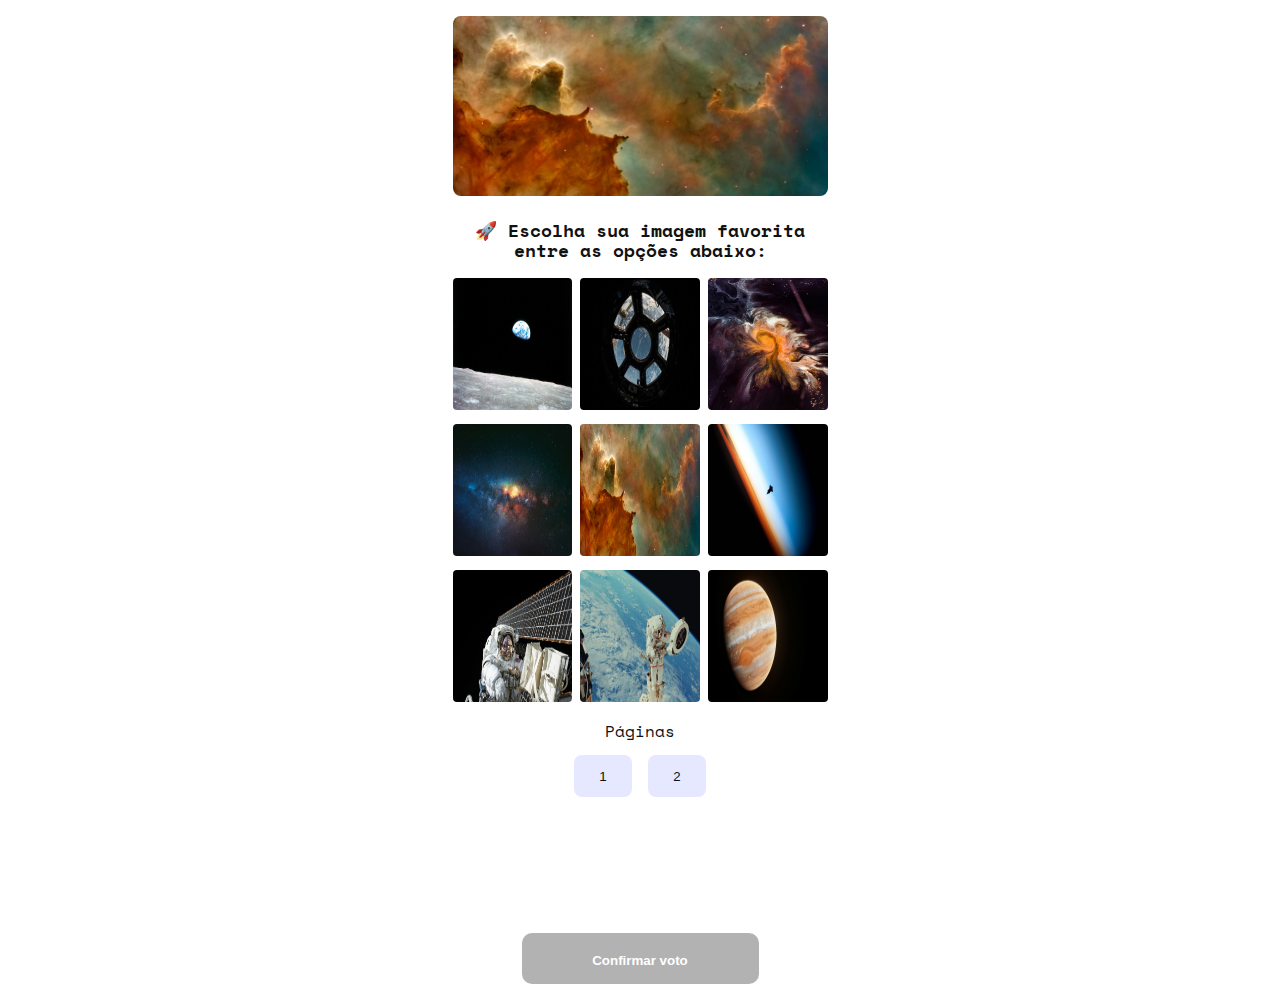
<file: index.html>
<!DOCTYPE html>
<html lang="pt-br">
<head>
  <meta charset="UTF-8">
  <meta http-equiv="X-UA-Compatible" content="IE=edge">
  <meta name="viewport" content="width=device-width, initial-scale=1.0">
  <meta name="description" content="">
  <meta name="keyworks" content="">
  <meta name="author" content="Danillo Xavier da Silva Oliveira">
  <link rel="stylesheet" href="./src/styles/index.css">
  <link rel="preconnect" href="https://fonts.googleapis.com">
  <link rel="preconnect" href="https://fonts.gstatic.com" crossorigin>
  <link href="https://fonts.googleapis.com/css2?family=Space+Mono:ital,wght@0,400;0,700;1,400;1,700&display=swap" rel="stylesheet">
  <title>Galeria de Imagens Espaciais</title>
</head>
<body>
  <header class="wrapper">
    <div>
      <img src="./src/assets/hero.png" alt="">
    </div>
  </header>

  <main class="wrapper">
    <section>
      <h1>🚀 Escolha sua imagem favorita entre as opções abaixo:</h1>
    </section>
  
    <section class="gallery-images"></section>

    <section class="container-pagination">
      <span>Páginas</span>
      <nav class="pagination"></nav>
    </section>
  </main>

  <footer class="wrapper">
    <div>
      <button class="btn-vote">Confirmar voto</button>
    </div>
  </footer>
  
  <script src="./src/scripts/index.js"></script>
</body>
</html>
</file>
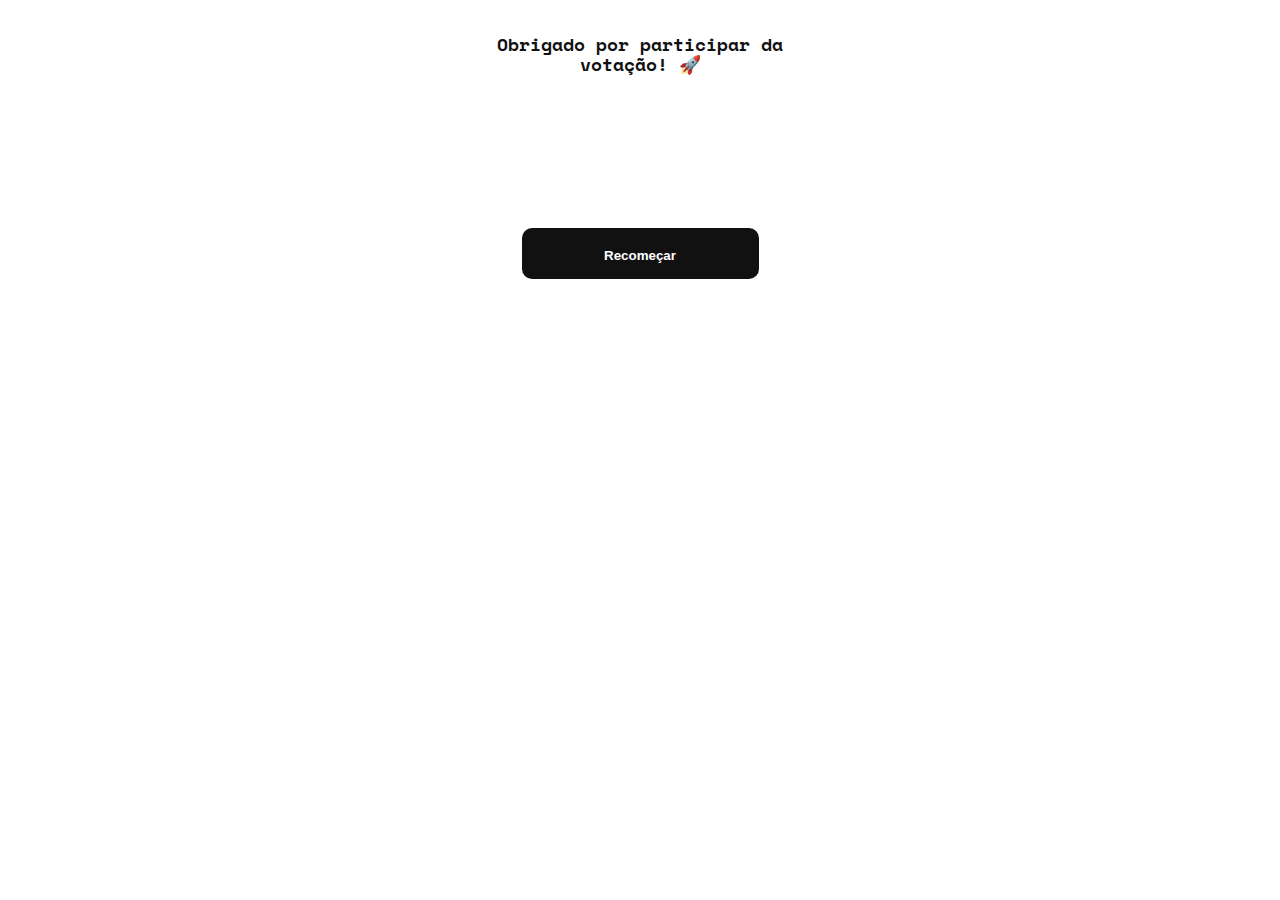
<file: src/pages/result-voting.html>
<!DOCTYPE html>
<html lang="pt-br">
<head>
  <meta charset="UTF-8">
  <meta http-equiv="X-UA-Compatible" content="IE=edge">
  <meta name="viewport" content="width=device-width, initial-scale=1.0">
  <meta name="description" content="">
  <meta name="keyworks" content="">
  <meta name="author" content="Danillo Xavier da Silva Oliveira">
  <link rel="stylesheet" href="../styles/index.css">
  <link rel="preconnect" href="https://fonts.googleapis.com">
  <link rel="preconnect" href="https://fonts.gstatic.com" crossorigin>
  <link href="https://fonts.googleapis.com/css2?family=Space+Mono:ital,wght@0,400;0,700;1,400;1,700&display=swap" rel="stylesheet">
  <title>Resultado da Votação</title>
</head>
<body>
  <header class="wrapper">
    <section>
      <h1>Obrigado por participar da votação! 🚀</h1>
    </section>
  </header>

  <main class="wrapper">
    <section class="container-image"></section>
  </main>

  <footer class="wrapper">
    <div>
      <button class="btn-restart">Recomeçar</button>
    </div>
  </footer>
  
  <script src="../scripts/index.js"></script>

</body>
</html>
</file>
<file: src/styles/index.css>
:root {
  font-size: 62.5%;
  --bg-color: #FFFFFF;
  --text-color: #111111;
  --bg-color-btn-pagination: #0019FF1A;
  --disabled-color: #B2B2B2;
  --btn-vote-color-enabled: #0019FF;
  --image-opacity: 1; 
  --image-border: none;
}

* {
  margin: 0;
  padding: 0;
  box-sizing: border-box;
  text-decoration: none;
}

html,
body {
  max-width: 100%;
  height: 100%;
}

body {
  padding: 1.6rem;
  font-family: "Space Mono", monospace;
  font-size: 1.6rem;
  text-align: center;
  background-color: var(--bg-color);
  color: var(--text-color);
}

.wrapper {
  width: min(37.5rem, 100%);
  margin-inline: auto;
}

header div img {
  width: 100%;
  margin-inline: auto;
  border-radius: 0.8rem;
}

section h1 {
  padding-block: 1.8rem;
  display: flex;
  justify-content: center;
  align-items: center;
  font-size: 1.8rem;
  line-height: 2rem;
}

.gallery-images {
  width: 100%;
  display: flex;
  flex-direction: row;
  justify-content: center;
  align-items: center;
  flex-wrap: wrap;
  gap: 0.8rem;
}

.card-image {
  width: 30%;
  flex-grow: 1;
  box-sizing: border-box;
  border-radius: 0.4rem;
  cursor: pointer;
  position: relative;
  transition: all 0.3s ease; 
}

.card-image:hover {
  z-index: 1;
}

.card-image img {
  width: 100%;
  height: 13.2rem;
  border-radius: 0.4rem;
}

.card-image img::after {
  content: "";
  position: absolute;
  width: 100%;
  height: 100%
  top: 0;
  left: 0;
  background-color: rgba(0, 0, 0, 0.5);
  opacity: 0;
  transition: all 0.3s ease;
}

.card-image:hover::after {
  opacity: 1; 
}

.card-image.selected img{
  z-index: 2; 
  border: 3px solid #0019FF4D;
}

section.container-pagination {
  margin-top: 1.6rem;
  line-height: 1.5rem;
  font-weight: 400;
}

.pagination {
  margin-top: 1.6rem;
  display: flex;
  flex-direction: row;
  justify-content: center;
  align-items: center;
  gap: 1.6rem;
}

.btn-pagination {
  width: 5.8rem;
  height: 4.2rem;
  border-radius: 0.8rem;
  padding-block: 1.2rem;
  padding-inline: 2.4rem;
  background-color: var(--bg-color-btn-pagination);
  color: var(--text-color);
  border: none;
  cursor: pointer;
  transition: background-color 0.2s ease; 
}

.btn-pagination:hover {
  border: 2px solid #0019FF;
}

.btn-pagination span {
  line-height: 1.8rem;
  font-weight: 400;
}

/* Footer Styles */
footer {
  padding-top: 12rem;
}

.btn-vote {
  margin-block: 1.6rem;
  padding-block: 2rem;
  width: 23.7rem;
  height: 5.1rem;
  border: none;
  border-radius: 1rem;
  text-align: center;
  font-weight: 700;
  line-height: 1.6rem;
  background-color: var(--disabled-color);
  color: var(--bg-color);
  cursor: pointer;
  transition: background-color 0.2s ease;
}

.btn-vote.enabled {
  background-color: var(--btn-vote-color-enabled); 
}

.btn-restart {
  margin-block: 1.6rem;
  padding-block: 2rem;
  width: 23.7rem;
  height: 5.1rem;
  border: none;
  border-radius: 1rem;
  text-align: center;
  font-weight: 700;
  line-height: 1.6rem;
  background-color: var(--text-color);
  color: var(--bg-color);
  cursor: pointer;
  transition: background-color 0.2s ease;
}
</file>
